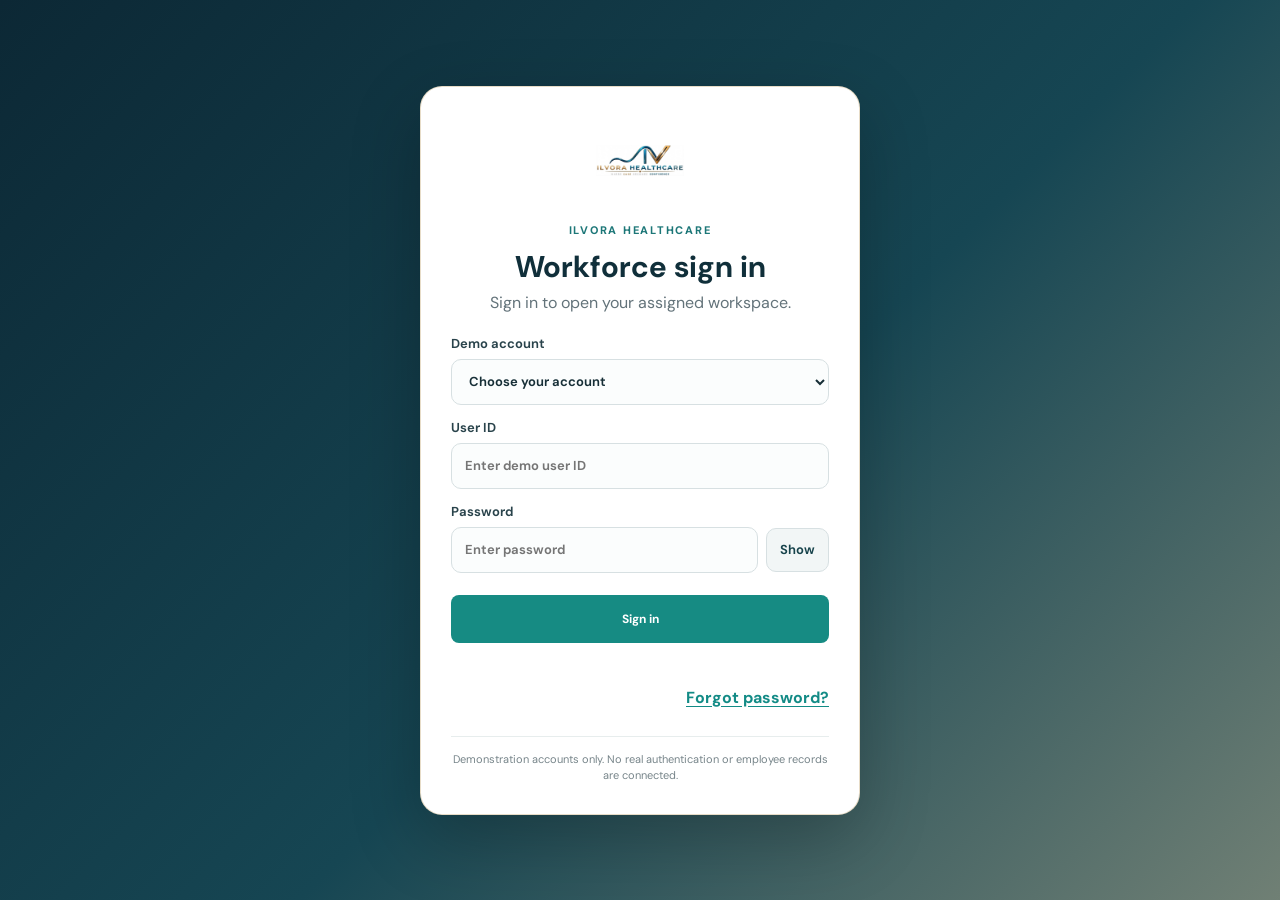
<file: index.html>
<!doctype html>
<html lang="en">
<head>
<meta charset="utf-8"><meta name="viewport" content="width=device-width,initial-scale=1,viewport-fit=cover">
<meta name="theme-color" content="#0c2835"><meta name="description" content="ILVORA Workforce Management">
<link rel="manifest" href="./manifest.webmanifest"><link rel="icon" href="./assets/icon-192.png">
<link rel="apple-touch-icon" href="./assets/icon-192.png"><link rel="stylesheet" href="./styles.css">
<title>ILVORA Workforce</title>
</head>
<body>
<div id="loginScreen" class="login-screen">
  <div class="login-card">
    <img class="login-logo" src="./assets/ilvora-logo.jpeg" alt="ILVORA Healthcare">
    <div class="eyebrow">ILVORA HEALTHCARE</div>
    <h1>Workforce sign in</h1>
    <p class="login-intro">Sign in to open your assigned workspace.</p>
    <form id="loginForm">
      <label class="field">Demo account<select id="demoAccount" required><option value="">Choose your account</option><option value="md">Managing Director</option><option value="head">Head Office Admin</option><option value="assistant">Assistant Head Office Admin</option><option value="branch">Branch Admin</option><option value="employee">Employee</option><option value="device">Common Attendance Device</option></select></label>
      <label class="field">User ID<input id="loginUser" autocomplete="username" placeholder="Enter demo user ID" required></label>
      <label class="field">Password<div class="password-wrap"><input id="loginPassword" type="password" autocomplete="current-password" placeholder="Enter password" required><button type="button" id="togglePassword" class="password-toggle">Show</button></div></label>
      <button class="btn login-submit" type="submit">Sign in</button>
      <p id="loginError" class="login-error" aria-live="polite"></p>
    </form>
    <div class="login-recovery"><button type="button" id="forgotPasswordBtn" class="text-link">Forgot password?</button></div>
    <section id="passwordRecoveryPanel" class="recovery-panel hidden" aria-live="polite">
      <div class="recovery-heading"><strong>Reset your password</strong><button type="button" id="closeRecoveryBtn" class="text-link">Back to sign in</button></div>
      <p>Enter your employee ID and the mobile number or email address registered with ILVORA.</p>
      <label class="field">Employee ID / User ID<input id="recoveryUserId" autocomplete="username" placeholder="Enter your employee ID"></label>
      <label class="field">Registered phone number or email<input id="recoveryContact" type="text" autocomplete="email" placeholder="Enter registered phone or email"></label>
      <button type="button" id="recoverySubmitBtn" class="btn login-submit">Continue</button>
      <p id="recoveryMessage" class="recovery-message" role="status"></p>
      <p class="hint">Demo preview: this confirms the request interface only. Real OTP or reset-link delivery requires secure server authentication and an SMS/email provider.</p>
    </section>
    <p class="login-disclaimer">Demonstration accounts only. No real authentication or employee records are connected.</p>
  </div>
</div>
<div id="loading" class="loading"><img src="./assets/ilvora-logo.jpeg" alt="ILVORA"><div class="loader"></div><span>Preparing your workspace…</span></div>
<header class="topbar">
  <button class="brand" id="homeBtn" aria-label="Home"><img src="./assets/ilvora-logo.jpeg" alt="ILVORA Healthcare"></button>
  <div class="top-actions"><span class="environment">DEMO WORKSPACE</span><button id="terminalBtn" class="outline small">Attendance terminal</button><button id="profileBtn" class="profile" aria-label="Profile">BK</button></div>
</header>
<div class="shell">
<aside class="sidebar" id="sidebar">
  <div class="signed-in-as"><span class="live-dot"></span><span id="signedInRole">Signed in</span></div>
  <div class="nav-caption">WORKSPACE</div>
  <nav id="navigation">
    <button class="nav-item" data-tab="employee-home"><span>⌂</span> My workspace</button>
    <button class="nav-item" data-tab="my-roster"><span>▤</span> My duty roster</button>
    <button class="nav-item" data-tab="my-attendance"><span>◷</span> My attendance</button>
    <button class="nav-item" data-tab="my-payslip"><span>₹</span> My payslip</button>
    <button class="nav-item" data-tab="leave-apply"><span>▧</span> Apply for leave</button>
    <button class="nav-item" data-tab="application-status"><span>✓</span> My applications</button>
    <button class="nav-item" data-tab="salary-advance"><span>₹</span> Salary advance</button>
    <button class="nav-item" data-tab="mark-attendance"><span>◎</span> Mark attendance</button>
    <button class="nav-item" data-tab="resignation"><span>↗</span> Resignation</button>
    <button class="nav-item active" data-tab="dashboard"><span>▦</span> Dashboard</button>
    <button class="nav-item" data-tab="attendance"><span>◷</span> Attendance</button>
    <button class="nav-item" data-tab="biometric"><span>▣</span> Biometric devices</button>
    <button class="nav-item" data-tab="employees"><span>♙</span> Employees</button>
    <button class="nav-item" data-tab="branches"><span>⌖</span> Branches</button>
    <button class="nav-item" data-tab="rosters"><span>▤</span> Duty rosters</button>
    <button class="nav-item" data-tab="leaves"><span>▧</span> Leave requests</button>
    <button class="nav-item" data-tab="payroll"><span>₹</span> Payroll & payslips</button>
    <button class="nav-item" data-tab="transfers"><span>⇄</span> Transfers</button>
    <button class="nav-item" data-tab="reports"><span>▥</span> Reports & registers</button>
    <button class="nav-item" data-tab="approvals"><span>✓</span> Approval centre <i class="count">4</i></button>
    <button class="nav-item" data-tab="branch-approvals"><span>↩</span> Head Office decisions</button>
    <button class="nav-item" data-tab="admins"><span>♧</span> Admin access</button>
    <button class="nav-item" data-tab="terminal"><span>▣</span> Attendance terminal</button>
    <button class="nav-item" data-tab="settings"><span>⚙</span> Settings & audit</button>
    <button class="nav-item" data-tab="retention"><span>▣</span> Records & retention</button>
    <button class="nav-item" data-tab="physical-records"><span>▤</span> Physical records register</button>
    <button class="nav-item" data-tab="employee-exit"><span>↗</span> Employee exit & archive</button>
    <button class="nav-item" data-tab="signatures"><span>✍</span> MD signatures</button>
    <button class="nav-item" data-tab="common-devices"><span>▣</span> Common devices</button>
    <button class="nav-item" data-tab="signatures"><span>✍</span> MD signatures</button>
    <button class="nav-item" data-tab="common-devices"><span>▣</span> Common devices</button>
  </nav>
  <div class="sidebar-foot"><span class="live-dot"></span> ILVORA Workforce <small>Build preview 0.1</small></div>
</aside>
<main class="main" id="main">
  <div class="video-banner"><video autoplay muted loop playsinline poster="/assets/ilvora-logo.jpeg"><source src="./assets/ilvora-background.mp4" type="video/mp4"></video><div class="video-shade"></div><div class="banner-copy"><span>ILVORA HEALTHCARE</span><h1>Where care becomes confidence.</h1><p>People. Presence. Performance.</p></div></div>
  <div class="page-head"><div><div class="eyebrow" id="crumb">WORKSPACE / OVERVIEW</div><h2 id="pageTitle">Dashboard</h2><p id="pageSub">A clear view of your workforce and daily operations.</p></div><div class="head-date" id="todayDate"></div></div>
  <section id="content" aria-live="polite"></section>
  <footer>© ILVORA Healthcare · Confidential workforce information · <span>Demo interface — not connected to live records</span></footer>
</main>
</div>
<div id="mobileMenuBackdrop" class="mobile-menu-backdrop hidden"></div><div class="mobile-dock"><button data-tab="dashboard">⌂<small>Home</small></button><button data-tab="attendance">◷<small>Attendance</small></button><button data-tab="leaves">▧<small>Leaves</small></button><button id="mobileMenuBtn" aria-label="Open admin navigation" aria-expanded="false">⋮<small>More</small></button></div>
<div id="toast" class="toast" role="status"></div>
<div id="modal" class="modal hidden"><div class="modal-card"><div class="modal-head"><h3 id="modalTitle">Details</h3><button id="modalClose" aria-label="Close">×</button></div><div id="modalBody"></div></div></div>
<script src="./app.js"></script>
</body></html>
</file>
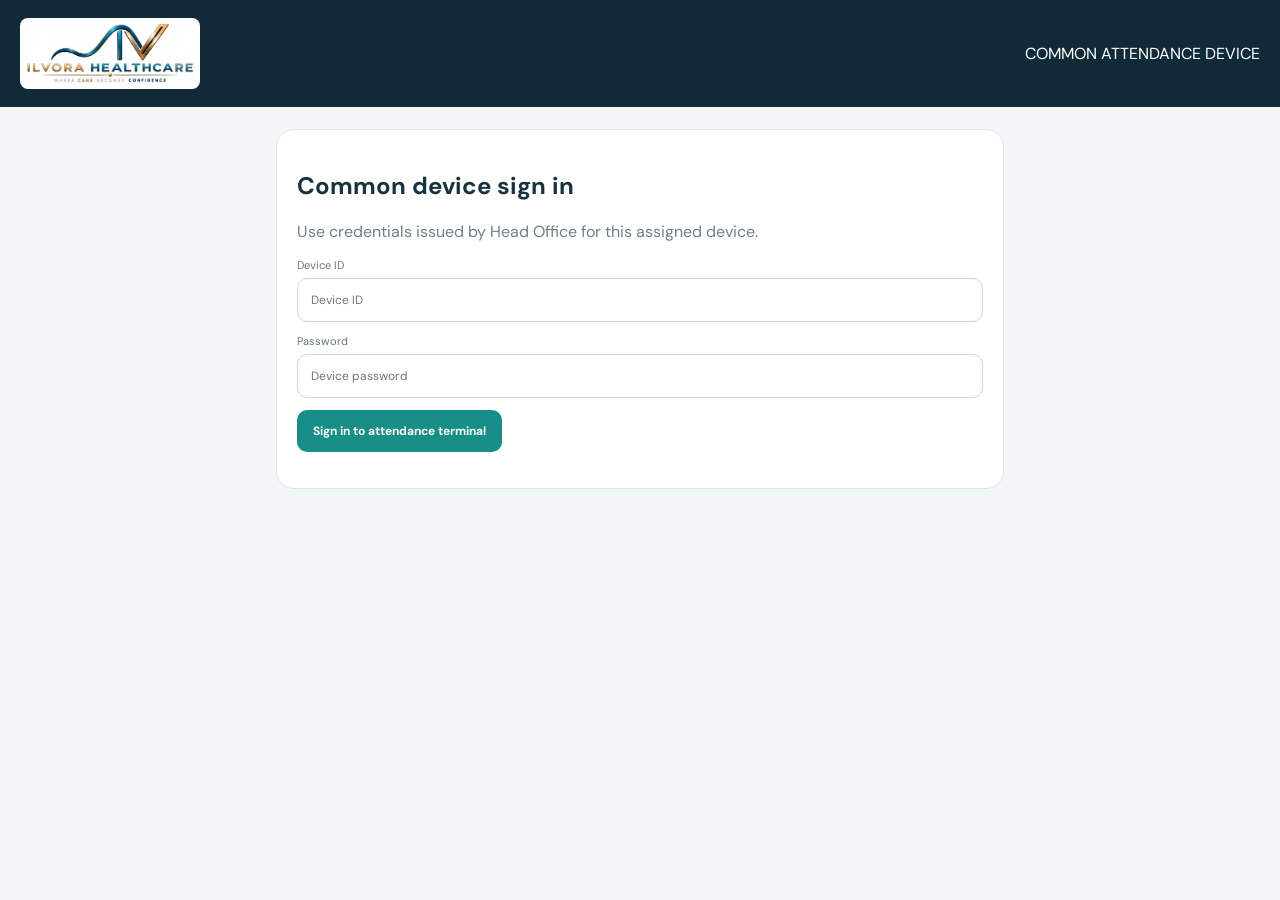
<file: common-device.html>
<!doctype html>
<html lang="en"><head><meta charset="utf-8"><meta name="viewport" content="width=device-width,initial-scale=1,viewport-fit=cover"><meta name="theme-color" content="#102b37"><title>ILVORA Common Attendance Device</title><link rel="stylesheet" href="./styles.css"><style>
body{background:#f2f6f6;color:#17333d;margin:0}.device-head{background:#102b37;color:white;padding:18px 20px;display:flex;align-items:center;justify-content:space-between}.device-head img{width:180px;background:white;border-radius:8px;padding:5px}.wrap{max-width:760px;margin:22px auto;padding:0 16px}.box{background:white;border:1px solid #dce7e7;border-radius:18px;padding:20px;margin:14px 0}.row{display:flex;gap:10px;flex-wrap:wrap}.row>*{flex:1 1 180px}.field{display:block;margin:12px 0}.field input,.field select{display:block;width:100%;padding:13px;border:1px solid #cbdada;border-radius:10px;margin-top:6px}.btn{background:#178f87;color:white;border:0;border-radius:10px;padding:13px 16px;font-weight:700}.muted{color:#6c8188}.status{padding:10px;border-radius:10px;background:#eaf5f1}.video{width:100%;max-height:320px;background:#102b37;border-radius:14px;object-fit:cover}.hidden{display:none!important}.otp{font-size:24px;letter-spacing:8px;text-align:center}
</style></head><body>
<header class="device-head"><img src="./assets/ilvora-logo.jpeg" alt="ILVORA"><span>COMMON ATTENDANCE DEVICE</span></header>
<main class="wrap">
<section class="box" id="deviceLogin"><h1>Common device sign in</h1><p class="muted">Use credentials issued by Head Office for this assigned device.</p><label class="field">Device ID<input id="deviceId" autocomplete="username" placeholder="Device ID"></label><label class="field">Password<input id="devicePass" type="password" autocomplete="current-password" placeholder="Device password"></label><button class="btn" id="deviceSignIn">Sign in to attendance terminal</button><p id="deviceError" class="muted" role="alert"></p></section>
<div id="deviceWorkspace" class="hidden">
<div class="box"><h1>Branch attendance terminal</h1><p class="muted">Branch: <b id="branchName">Kottarakara Clinic</b> · Device: <b>KOT-TAB-01</b></p><p class="status">Demo mode — device is branch-bound in this preview. Production must verify device credentials and branch assignment on the server.</p>
<label class="field">Find employee by name or ID<input id="search" placeholder="Search this branch's employee list"></label><div id="employees"></div></div>
<section class="box hidden" id="verify"><h2 id="empTitle">Employee verification</h2><p>Choose the configured method for this attendance device.</p><div class="row"><button class="btn" id="sendOtp">Generate employee OTP</button><button class="btn" id="startFace">Face photo</button><button class="btn" id="getGps">Verify GPS</button></div><p id="otpText" class="muted"></p><label class="field">Enter OTP<input id="otp" class="otp" inputmode="numeric" maxlength="6" placeholder="••••••"></label><video id="video" class="video hidden" autoplay playsinline></video><canvas id="canvas" class="hidden"></canvas><div class="row"><button class="btn" id="capture" disabled>Capture face photo</button><button class="btn" id="submit" disabled>Verify & mark attendance</button></div><p id="verification" class="status">Awaiting verification.</p></section>
<section class="box"><h2>Alternative: rotating QR attendance</h2><p class="muted">Employee mobile app scans the rotating QR shown by this device. QR is simulated in this GitHub preview; production QR must be signed, short-lived, one-use and server-validated.</p><div id="qr" class="status">QR token not generated</div><button class="btn" id="makeQr">Generate rotating QR token</button></section>
<section class="box"><h2>Attendance timing rules</h2><ul><li>Clock-in from 5 minutes before through 15 minutes after roster start is on time.</li><li>Clock-out before scheduled end is early checkout, even by one second.</li><li>Clock-out from scheduled end through 15 minutes after is on time.</li><li>Late arrival / early departure is flagged for review; no silent time alteration.</li></ul></section>
</div>
</main>
<script>
const DEVICE_ID="KOT-TAB-01", DEVICE_PASSWORD="Device26!";
$("deviceSignIn").onclick=()=>{if($("deviceId").value.trim()===DEVICE_ID && $("devicePass").value===DEVICE_PASSWORD){$("deviceLogin").classList.add("hidden");$("deviceWorkspace").classList.remove("hidden");}else{$("deviceError").textContent="Incorrect device ID or password. Contact Head Office.";}}; 
const people=[["ILV002","Jisha Mathew"],["ILV004","Sayid Ali"],["ILV006","Demo Employee"]];
let selected=null,otpValue="",stream=null,faceCaptured=false,gpsOk=false;
const $=id=>document.getElementById(id);
function list(q=""){ $("employees").innerHTML=people.filter(x=>(x.join(" ").toLowerCase()).includes(q.toLowerCase())).map(x=>`<button class="btn" style="margin:5px" data-id="${x[0]}">${x[0]} · ${x[1]}</button>`).join("")||"No employee found in this branch";}
list();$("search").oninput=e=>list(e.target.value);
$("employees").onclick=e=>{let b=e.target.closest("[data-id]");if(!b)return;selected=people.find(x=>x[0]===b.dataset.id);$("empTitle").textContent=selected.join(" · ");$("verify").classList.remove("hidden");otpValue="";faceCaptured=false;gpsOk=false;$("otpText").textContent="";$("otp").value="";$("submit").disabled=true;};
$("sendOtp").onclick=()=>{otpValue=String(Math.floor(100000+Math.random()*900000));$("otpText").textContent="Demo OTP (shown only for trial): "+otpValue+" · Production sends OTP to registered employee mobile."};
$("startFace").onclick=async()=>{try{stream=await navigator.mediaDevices.getUserMedia({video:{facingMode:"user"}});$("video").srcObject=stream;$("video").classList.remove("hidden");$("capture").disabled=false;}catch(e){$("verification").textContent="Camera unavailable. Use HTTPS and grant camera permission."}};
$("capture").onclick=()=>{let v=$("video"),c=$("canvas");c.width=v.videoWidth;c.height=v.videoHeight;c.getContext("2d").drawImage(v,0,0);faceCaptured=true;$("verification").textContent="Face photo captured for this demo. It is not biometric identity matching.";$("submit").disabled=!(gpsOk&&faceCaptured);};
$("getGps").onclick=()=>{if(!navigator.geolocation){$("verification").textContent="GPS unavailable";return;}navigator.geolocation.getCurrentPosition(pos=>{gpsOk=true;$("verification").textContent=`GPS captured (accuracy ${Math.round(pos.coords.accuracy)} m). Production must compare against branch geofence.`;$("submit").disabled=!(gpsOk&&faceCaptured);},()=>{$("verification").textContent="Location permission denied or unavailable.";},{enableHighAccuracy:true,timeout:12000});};
$("submit").onclick=()=>{if(!selected||!otpValue||$("otp").value!==otpValue||!faceCaptured||!gpsOk){$("verification").textContent="OTP, face photo and GPS are all required.";return;}$("verification").textContent="Demo attendance marked for "+selected[0]+". Production requires server-side OTP, face/liveness, GPS, roster and duplicate checks.";};
$("makeQr").onclick=()=>{$("qr").textContent="ILVORA-DEMO-"+Date.now()+" · expires in 30 seconds · single-use simulation";};
</script></body></html>
</file>
<file: styles.css>
@import url('https://fonts.googleapis.com/css2?family=DM+Sans:wght@400;500;600;700&family=Manrope:wght@500;600;700;800&display=swap');
:root{--navy:#0c2835;--navy2:#143c49;--teal:#168b83;--teal2:#dff2ef;--gold:#c5a36b;--ink:#18343c;--muted:#71848a;--line:#e5ecec;--paper:#f5f8f8;--white:#fff;--red:#b84b4b;--green:#24795f;--shadow:0 12px 34px rgba(13,44,54,.07)}
*{box-sizing:border-box}body{margin:0;background:var(--paper);color:var(--ink);font-family:"DM Sans",sans-serif}button,input,select,textarea{font:inherit}button{cursor:pointer}.hidden{display:none!important}.loading{position:fixed;inset:0;background:#fff;z-index:99;display:flex;flex-direction:column;align-items:center;justify-content:center;gap:18px;color:var(--muted);font-size:13px;transition:opacity .35s}.loading img{width:min(72vw,390px);height:auto}.loader{width:34px;height:34px;border:3px solid #dbe9e8;border-top-color:var(--teal);border-radius:50%;animation:spin .8s linear infinite}@keyframes spin{to{transform:rotate(360deg)}}
.topbar{height:68px;background:var(--navy);display:flex;align-items:center;justify-content:space-between;padding:0 24px;position:sticky;top:0;z-index:20;box-shadow:0 3px 15px #09212b25}.brand{border:0;background:transparent;padding:0;width:190px;height:54px;overflow:hidden;border-radius:5px}.brand img{width:100%;height:100%;object-fit:contain;background:#fff}.top-actions{display:flex;align-items:center;gap:12px}.environment{font-size:10px;letter-spacing:1.4px;color:#f1d9aa;border:1px solid #987d4d;padding:6px 9px;border-radius:30px}.outline{border:1px solid #a8c5c5;color:#fff;background:transparent;border-radius:8px;padding:9px 13px}.small{font-size:12px}.profile{width:36px;height:36px;border-radius:50%;border:2px solid var(--gold);background:#e6f2ef;color:var(--navy);font-weight:800}.more{display:none;background:transparent;color:white;border:0;font-size:27px}.more-menu{position:absolute;right:20px;top:60px;background:white;border:1px solid var(--line);border-radius:12px;padding:7px;box-shadow:var(--shadow);min-width:170px;z-index:40}.more-menu button{display:block;width:100%;text-align:left;padding:11px;border:0;background:white;border-radius:7px;color:var(--ink)}.more-menu button:hover{background:var(--paper)}
.shell{display:flex;min-height:calc(100vh - 68px)}.sidebar{width:245px;background:var(--navy);color:#d6e3e4;display:flex;flex-direction:column;flex-shrink:0;padding:18px 13px;min-height:calc(100vh - 68px)}.role-switch{padding:9px 10px 18px;border-bottom:1px solid #ffffff20}.role-switch label{display:block;font-size:10px;color:#93b2b6;letter-spacing:1px;text-transform:uppercase;margin-bottom:7px}.role-switch select{width:100%;background:#173b47;color:white;border:1px solid #43616a;border-radius:7px;padding:9px}.nav-caption{font-size:10px;letter-spacing:1.5px;color:#78959b;padding:19px 10px 8px}.nav-item{width:100%;display:flex;align-items:center;gap:12px;padding:11px 12px;border:0;background:transparent;color:#c4d5d7;border-radius:8px;text-align:left;font-size:13px;margin:2px 0}.nav-item span{font-size:17px;width:18px;text-align:center;color:#9eb9bb}.nav-item:hover,.nav-item.active{background:#1b4a54;color:#fff}.nav-item.active{box-shadow:inset 3px 0 var(--gold)}.count{margin-left:auto;font-style:normal;background:#b87943;color:#fff;border-radius:20px;padding:2px 7px;font-size:10px}.sidebar-foot{margin-top:auto;padding:18px 10px 4px;font-size:11px;color:#a4babc}.sidebar-foot small{display:block;color:#6e9298;padding-left:15px;margin-top:5px}.live-dot{display:inline-block;width:7px;height:7px;border-radius:50%;background:#4fc49a;margin-right:7px}
.main{min-width:0;flex:1;padding:0 28px 30px;max-width:calc(100vw - 245px)}.video-banner{height:158px;position:relative;margin:22px 0 22px;border-radius:16px;overflow:hidden;background:var(--navy)}.video-banner video{width:100%;height:100%;object-fit:cover;object-position:center 48%;opacity:.58}.video-shade{position:absolute;inset:0;background:linear-gradient(90deg,#092b37ed 0%,#0c3440b8 48%,#0c344033 100%)}.banner-copy{position:absolute;inset:0;padding:23px 30px;color:white}.banner-copy span{font-size:9px;letter-spacing:2px;color:#e3c58d}.banner-copy h1{font:700 23px Manrope;margin:7px 0 3px}.banner-copy p{font-size:12px;color:#d4e1e1;margin:0}.page-head{display:flex;justify-content:space-between;align-items:end;margin:22px 2px 18px}.eyebrow{font-size:10px;letter-spacing:1.6px;color:var(--teal);font-weight:700}.page-head h2{font:800 26px Manrope;margin:5px 0}.page-head p{font-size:13px;color:var(--muted);margin:0}.head-date{font-size:12px;color:var(--muted);white-space:nowrap}
.cards{display:grid;grid-template-columns:repeat(4,minmax(0,1fr));gap:13px;margin-bottom:17px}.stat-card,.panel{background:var(--white);border:1px solid var(--line);border-radius:13px;box-shadow:var(--shadow)}.stat-card{padding:17px}.stat-card .label{font-size:11px;color:var(--muted)}.stat-card strong{display:block;font:800 25px Manrope;margin:8px 0 4px}.stat-card small{font-size:10px;color:var(--green)}.panel{padding:19px;margin-bottom:16px}.panel-head{display:flex;justify-content:space-between;align-items:center;gap:12px;margin-bottom:13px}.panel h3{font:700 15px Manrope;margin:0}.panel p.hint{font-size:12px;color:var(--muted);margin:6px 0}.two-col{display:grid;grid-template-columns:1.25fr 1fr;gap:15px}.three-col{display:grid;grid-template-columns:repeat(3,1fr);gap:13px}.btn{border:0;border-radius:8px;padding:10px 13px;background:var(--teal);color:white;font-size:12px;font-weight:700}.btn.gold{background:var(--gold);color:#172e35}.btn.light{background:#eaf3f2;color:#17645e}.btn.ghost{background:white;border:1px solid var(--line);color:var(--ink)}.btn.danger{background:#fff0ef;color:#9d3d3d}.btn:disabled{opacity:.45;cursor:not-allowed}.toolbar{display:flex;gap:8px;flex-wrap:wrap;align-items:center}.toolbar input,.toolbar select,.field input,.field select,.field textarea{border:1px solid #d9e4e4;background:white;border-radius:8px;padding:10px 11px;color:var(--ink);min-width:0}.toolbar input{max-width:230px;font-size:12px}.table-wrap{overflow:auto}table{border-collapse:collapse;width:100%;min-width:640px;font-size:12px}th{text-align:left;color:#71858a;font-size:10px;text-transform:uppercase;letter-spacing:.7px;background:#f7f9f9}th,td{padding:12px 10px;border-bottom:1px solid #edf1f1;white-space:nowrap}td{color:#29444b}.tag{display:inline-block;border-radius:30px;padding:4px 8px;background:#e9f4f1;color:#26735e;font-size:10px}.tag.warn{background:#fff3df;color:#95651d}.tag.red{background:#fff0ef;color:#a34b48}.tag.blue{background:#eaf1fb;color:#45678c}.avatar{width:29px;height:29px;border-radius:50%;display:inline-grid;place-items:center;background:#e3eeed;color:#1b5b58;font-weight:700;margin-right:7px;vertical-align:middle}.person{display:flex;align-items:center}.field{display:flex;flex-direction:column;gap:6px;margin:10px 0;font-size:11px;color:#62777c}.field input,.field select,.field textarea{width:100%;font-size:12px}.form-grid{display:grid;grid-template-columns:repeat(2,1fr);gap:4px 12px}.notice{padding:12px 14px;background:#fff8e9;border:1px solid #f0dfb8;color:#795b22;border-radius:9px;font-size:11px;line-height:1.5}.notice.red{background:#fff1f0;border-color:#f0d0ce;color:#95413d}.progress{height:7px;border-radius:9px;background:#edf2f1;overflow:hidden}.progress span{display:block;height:100%;background:var(--teal);border-radius:9px}.tile-link{padding:15px;border:1px solid var(--line);border-radius:10px;background:#fbfdfd}.tile-link strong{display:block;font-size:13px;margin:5px 0}.tile-link small{font-size:10px;color:var(--muted)}.tile-grid{display:grid;grid-template-columns:repeat(3,1fr);gap:10px}.timeline{border-left:2px solid #d8e9e6;margin-left:8px;padding-left:17px}.timeline div{position:relative;margin:0 0 15px;font-size:12px}.timeline div:before{content:"";position:absolute;left:-23px;top:3px;width:9px;height:9px;border-radius:50%;background:var(--teal);border:2px solid white;box-shadow:0 0 0 1px var(--teal)}.timeline small{display:block;color:var(--muted);margin-top:3px}.empty{padding:25px;text-align:center;color:var(--muted);font-size:12px}.mobile-dock{display:none}footer{padding:20px 3px;color:#91a1a4;font-size:10px}footer span{color:#b17a3d}.toast{position:fixed;bottom:24px;right:24px;background:var(--navy);color:white;padding:12px 16px;border-radius:10px;box-shadow:var(--shadow);z-index:80;font-size:12px;opacity:0;transform:translateY(10px);transition:.2s;pointer-events:none}.toast.show{opacity:1;transform:translateY(0)}.modal{position:fixed;inset:0;background:#081e26a8;z-index:70;display:grid;place-items:center;padding:15px}.modal-card{width:min(600px,100%);max-height:90vh;overflow:auto;background:white;border-radius:16px;padding:20px;box-shadow:0 25px 70px #0004}.modal-head{display:flex;justify-content:space-between;align-items:center;margin-bottom:12px}.modal-head h3{font:700 17px Manrope}.modal-head button{border:0;background:#eef3f2;border-radius:50%;width:32px;height:32px;font-size:20px}
@media(max-width:1050px){.sidebar{width:215px}.main{max-width:calc(100vw - 215px);padding:0 18px}.cards{grid-template-columns:repeat(2,1fr)}.two-col{grid-template-columns:1fr}}
@media(max-width:700px){.topbar{height:58px;padding:0 12px}.brand{width:145px;height:43px}.environment,.outline{display:none}.more{display:block}.shell{display:block}.sidebar{display:none;position:fixed;z-index:50;inset:58px 0 66px;width:min(300px,85vw);overflow:auto;box-shadow:10px 0 30px #0003}.sidebar.open{display:flex}.main{max-width:none;padding:0 12px 90px}.video-banner{height:126px;margin:12px 0}.banner-copy{padding:18px}.banner-copy h1{font-size:18px}.page-head{align-items:flex-start;gap:8px}.page-head h2{font-size:22px}.head-date{font-size:10px}.cards{gap:8px}.stat-card{padding:12px}.stat-card strong{font-size:21px}.panel{padding:14px}.three-col,.tile-grid{grid-template-columns:1fr 1fr}.mobile-dock{display:flex;position:fixed;z-index:45;bottom:0;left:0;right:0;height:62px;background:#fff;border-top:1px solid var(--line);justify-content:space-around;padding-bottom:env(safe-area-inset-bottom);box-shadow:0 -4px 18px #0d28350d}.mobile-dock button{flex:1;border:0;background:white;color:var(--teal);font-size:20px;display:flex;flex-direction:column;align-items:center;justify-content:center;gap:2px}.mobile-dock small{font-size:9px;color:#647b80}.top-actions{gap:7px}.profile{width:32px;height:32px}.form-grid{grid-template-columns:1fr}.toast{bottom:75px;right:12px;left:12px;text-align:center}.modal{align-items:end}.modal-card{border-radius:16px 16px 0 0;max-height:86vh}.sidebar-foot{padding-bottom:15px}}
@media(prefers-reduced-motion:reduce){*{animation:none!important;transition:none!important}}

/* Demo sign-in and responsive access presentation */
.login-screen{position:fixed;inset:0;z-index:1000;display:flex;align-items:center;justify-content:center;padding:24px;background:linear-gradient(135deg,#0c2835 0%,#164653 55%,#d4c09a 150%);overflow:auto}
.login-card{width:min(100%,440px);background:#fff;border:1px solid rgba(212,192,154,.55);border-radius:22px;padding:30px;box-shadow:0 24px 70px rgba(0,0,0,.24)}
.login-logo{display:block;width:88px;height:88px;object-fit:contain;border-radius:16px;margin:0 auto 18px}
.login-card .eyebrow{text-align:center;color:#1d7778;letter-spacing:.16em;font-size:11px;font-weight:800}
.login-card h1{text-align:center;color:#102f3a;font-size:30px;margin:10px 0 6px}
.login-intro{text-align:center;color:#63737a;margin:0 0 22px}
.login-card .field{display:block;margin:14px 0;color:#29434b;font-weight:650;font-size:13px}
.login-card input,.login-card select{display:block;width:100%;margin-top:7px;min-height:46px;padding:11px 13px;border:1px solid #d7e0e2;border-radius:10px;background:#fbfdfd;color:#172f37;font:inherit}
.password-wrap{display:flex;gap:8px;align-items:center}.password-wrap input{flex:1;min-width:0}.password-toggle{margin-top:7px;min-height:44px;border:1px solid #d7e0e2;border-radius:10px;background:#f2f6f6;padding:0 13px;color:#17434b}
.login-submit{width:100%;margin-top:8px;min-height:48px}.login-error{min-height:18px;color:#b42318;font-size:13px;margin:8px 0 0}.login-disclaimer{border-top:1px solid #e7eded;padding-top:14px;margin:20px 0 0;color:#77858a;font-size:11px;line-height:1.5;text-align:center}
.signed-in-as{display:flex;align-items:center;gap:8px;padding:12px 14px;color:#b8d8d7;font-size:13px}
body.logged-out .topbar,body.logged-out .shell,body.logged-out .mobile-dock{display:none!important}
body.logged-in #loginScreen{display:none}
@media(max-width:640px){.login-card{padding:24px 20px;border-radius:18px}.login-card h1{font-size:26px}}

.tag.good{background:#e7f6ed;color:#167342;border:1px solid #b8e4c8}
.tag.bad{background:#fdebea;color:#b42318;border:1px solid #f3c1bd}
.tag.warn{background:#fff3dc;color:#9a5b00;border:1px solid #f0d39a}
.login-screen{z-index:2000}
#content .tile-link video{display:block;object-fit:cover}
#content .notice{margin:12px 0}

.tag.ok{background:#e5f5ec;color:#18734d}.tag.bad{background:#fde9e8;color:#b42318}.tag.warn{background:#fff3dc;color:#9a6500}

/* Layout hardening for mobile Safari */
*,*::before,*::after{box-sizing:border-box}
html,body{max-width:100%;overflow-x:hidden}
img,video,canvas,svg{max-width:100%}
button,input,select,textarea{font:inherit;max-width:100%}
table{width:100%;border-collapse:collapse}
.table-wrap,.table-scroll{max-width:100%;overflow-x:auto;-webkit-overflow-scrolling:touch}
#content,.panel,.card,.workspace,.main-content{min-width:0}
#content{overflow-wrap:anywhere}
body{padding-bottom:env(safe-area-inset-bottom)}
.topbar{z-index:60}
.sidebar{z-index:70;max-width:min(86vw,360px)}
.mobile-dock{z-index:55;padding-bottom:calc(8px + env(safe-area-inset-bottom))}
.login-screen{z-index:1000}
.login-card{max-height:calc(100dvh - 36px);overflow:auto}
#content .toolbar{display:flex;flex-wrap:wrap;gap:10px}
#content .toolbar input,#content .toolbar select{min-width:0;flex:1 1 180px}
#content table{display:block;overflow-x:auto;white-space:nowrap}

/* v0.6 role-isolated workspaces and small-screen table safety */
.nav-item.hidden,.mobile-dock [data-tab].hidden{display:none!important}
.tile-grid{grid-template-columns:repeat(2,minmax(0,1fr))}
.tile-link{min-width:0;overflow-wrap:anywhere}
.table-wrap{width:100%;max-width:100%;overflow-x:auto}
@media(max-width:600px){.tile-grid{grid-template-columns:repeat(2,minmax(0,1fr))}.panel{min-width:0}.toolbar>*{max-width:100%}}

/* Bottom More drawer interaction */
.mobile-menu-backdrop{position:fixed;inset:58px 0 62px;background:rgba(5,24,31,.38);z-index:49}
.mobile-menu-backdrop.hidden{display:none!important}
@media(max-width:700px){
 .sidebar.open{display:flex!important;z-index:51}
 #mobileMenuBtn{cursor:pointer;touch-action:manipulation}
 .mobile-dock{z-index:52;padding-bottom:env(safe-area-inset-bottom)}
}
/* ILVORA demo additions: profile sign-out, password recovery and monthly roster calendar */
.profile-menu{position:absolute;right:16px;top:58px;z-index:90;min-width:170px;background:#fff;border:1px solid var(--line);border-radius:12px;padding:7px;box-shadow:var(--shadow)}
.profile-menu button{display:block;width:100%;padding:11px 12px;border:0;border-radius:8px;background:#fff;text-align:left;color:var(--ink);font-size:12px}
.profile-menu button:hover{background:#eef5f4}.profile-menu .logout-option{color:#a33d39;font-weight:700}
.text-link{border:0;background:transparent;color:#14766e;text-decoration:underline;font-size:12px;padding:8px 0;cursor:pointer}
.compact-field{min-width:190px;margin:0}.calendar-weekdays,.roster-calendar{display:grid;grid-template-columns:repeat(7,minmax(0,1fr));gap:6px}
.calendar-weekdays{margin:14px 0 6px}.calendar-weekdays span{text-align:center;font-size:10px;font-weight:700;color:#6e8388;padding:7px 0}
.calendar-day{min-height:68px;border:1px solid var(--line);border-radius:9px;background:#fff;color:var(--ink);padding:8px 5px;text-align:left;display:flex;flex-direction:column;gap:8px;cursor:pointer}
.calendar-day b{font-size:13px}.calendar-day small{font-size:9px;color:#6a8084;overflow-wrap:anywhere}.calendar-day:hover{border-color:var(--teal);background:#f0f8f6}.calendar-day.has-shift{background:#edf7f3;border-color:#b8d9ce}.calendar-blank{min-height:68px}
@media(max-width:700px){.profile-menu{top:52px;right:10px}.calendar-weekdays,.roster-calendar{gap:3px}.calendar-day{min-height:58px;padding:5px 3px}.calendar-day small{font-size:8px}.compact-field{min-width:100%;width:100%}}
/* ILVORA demo additions: profile sign-out, password recovery and monthly roster calendar */
.profile-menu{position:absolute;right:16px;top:58px;z-index:90;min-width:170px;background:#fff;border:1px solid var(--line);border-radius:12px;padding:7px;box-shadow:var(--shadow)}
.profile-menu button{display:block;width:100%;padding:11px 12px;border:0;border-radius:8px;background:#fff;text-align:left;color:var(--ink);font-size:12px}
.profile-menu button:hover{background:#eef5f4}.profile-menu .logout-option{color:#a33d39;font-weight:700}
.text-link{border:0;background:transparent;color:#14766e;text-decoration:underline;font-size:12px;padding:8px 0;cursor:pointer}
.compact-field{min-width:190px;margin:0}.calendar-weekdays,.roster-calendar{display:grid;grid-template-columns:repeat(7,minmax(0,1fr));gap:6px}
.calendar-weekdays{margin:14px 0 6px}.calendar-weekdays span{text-align:center;font-size:10px;font-weight:700;color:#6e8388;padding:7px 0}
.calendar-day{min-height:68px;border:1px solid var(--line);border-radius:9px;background:#fff;color:var(--ink);padding:8px 5px;text-align:left;display:flex;flex-direction:column;gap:8px;cursor:pointer}
.calendar-day b{font-size:13px}.calendar-day small{font-size:9px;color:#6a8084;overflow-wrap:anywhere}.calendar-day:hover{border-color:var(--teal);background:#f0f8f6}.calendar-day.has-shift{background:#edf7f3;border-color:#b8d9ce}.calendar-blank{min-height:68px}
@media(max-width:700px){.profile-menu{top:52px;right:10px}.calendar-weekdays,.roster-calendar{gap:3px}.calendar-day{min-height:58px;padding:5px 3px}.calendar-day small{font-size:8px}.compact-field{min-width:100%;width:100%}}

.login-recovery{display:flex;justify-content:flex-end;margin:10px 0 18px}.text-link{border:0;background:transparent;color:#138b86;font:inherit;font-weight:700;text-decoration:underline;text-underline-offset:3px;padding:8px 0;cursor:pointer}.text-link:focus-visible{outline:2px solid #138b86;outline-offset:3px;border-radius:4px}

/* Two authorised MD signature profiles displayed side by side */
.signature-grid{display:grid;grid-template-columns:repeat(2,minmax(0,1fr));gap:14px;margin:15px 0}.signature-card{min-width:0;border:1px solid var(--line);border-radius:12px;padding:14px;background:#fbfdfd}.signature-card-head{display:flex;align-items:center;gap:9px;padding-bottom:10px;border-bottom:1px solid var(--line);margin-bottom:9px}.signature-card-head b{display:block;font-size:13px}.signature-card-head small{display:block;color:var(--muted);font-size:10px;margin-top:3px}.signature-number{display:grid;place-items:center;width:30px;height:30px;border-radius:50%;background:var(--teal2);color:var(--teal);font-weight:800}.signature-preview{min-height:54px;border:1px dashed #c9d8d7;border-radius:8px;display:grid;place-items:center;color:#829397;font-size:10px;background:white}.signature-document-preview{margin:14px 0;padding:14px;border:1px solid var(--line);border-radius:10px;background:#fff}.signature-document-preview>b{font-size:12px}.signature-preview-row{display:grid;grid-template-columns:1fr 1fr;gap:18px;margin-top:22px;text-align:center}.signature-preview-row strong{font-size:10px}.signature-line{height:30px;border-bottom:1px solid #52676c;margin-bottom:7px}
.signature-preview img{max-width:100%;max-height:70px;object-fit:contain}.signature-print-row{display:flex;justify-content:space-around;align-items:flex-end;gap:24px;padding:22px 10px}.signature-print-row.single{justify-content:center}.signature-print-item{flex:1;min-width:0;text-align:center}.signature-print-item img{display:block;max-width:180px;width:100%;height:66px;object-fit:contain;margin:0 auto 8px}.signature-print-item strong,.signature-print-item span{display:block}.signature-print-item strong{font-size:13px}.signature-print-item span{font-size:11px;color:var(--muted);margin-top:3px}
@media(max-width:600px){.signature-grid{grid-template-columns:1fr}.signature-print-row{gap:10px;padding:16px 2px}.signature-print-item img{max-width:130px;height:56px}.signature-print-item strong{font-size:11px}.signature-print-item span{font-size:10px}}

/* v0.7.3: robust inline password recovery panel */
.recovery-panel{margin:16px 0 8px;padding:16px;border:1px solid var(--line);border-radius:12px;background:#f8fbfb;text-align:left}
.recovery-heading{display:flex;align-items:center;justify-content:space-between;gap:10px;color:var(--ink);font-size:15px}
.recovery-heading .text-link{font-size:11px;white-space:nowrap}
.recovery-panel>p{font-size:12px;color:var(--muted);line-height:1.5}
.recovery-panel .login-submit{width:100%;margin-top:8px}
.recovery-message{font-size:12px;line-height:1.5;padding:9px;border-radius:8px}
.recovery-message:empty{display:none}
.recovery-message.error{background:#fff0ef;color:#9d3d3d}
.recovery-message.success{background:#eaf5f0;color:#23634d}
</file>
